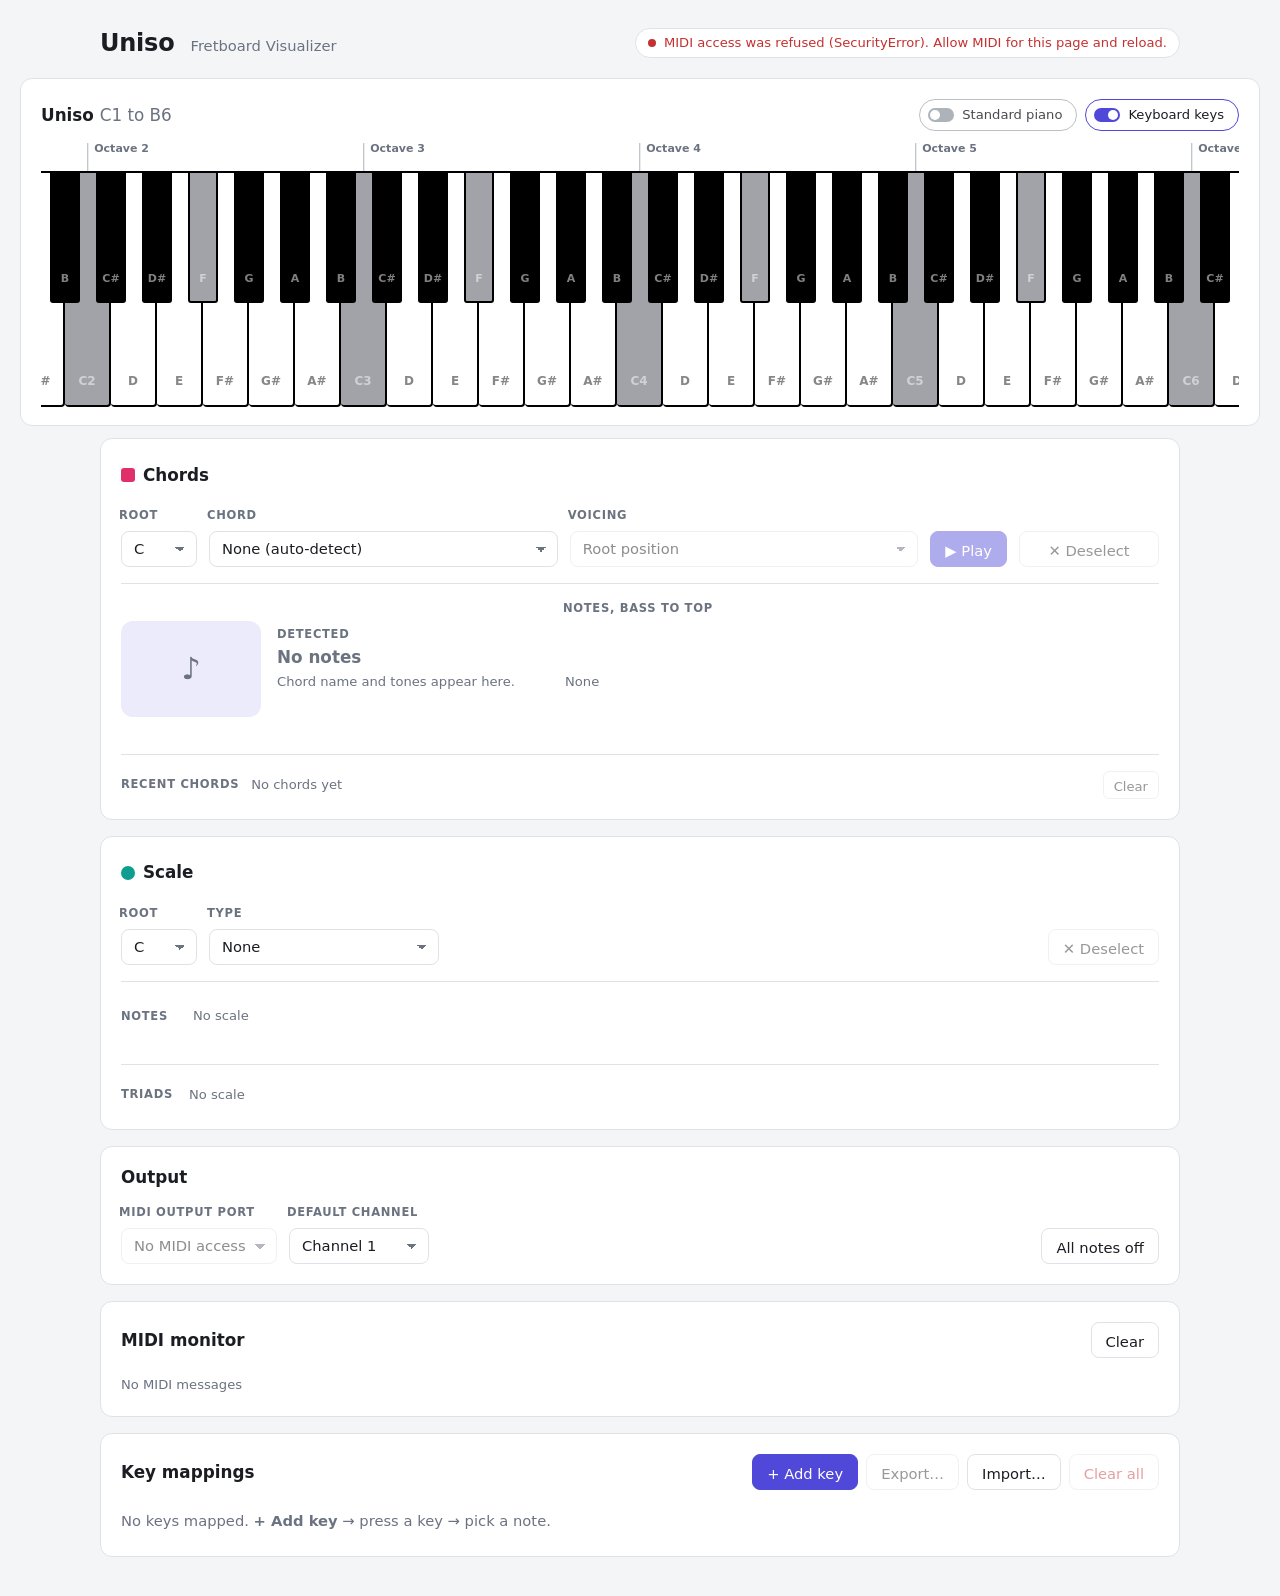
<file: index.html>
<!doctype html>
<html lang="en">
<head>
  <meta charset="utf-8">
  <meta name="viewport" content="width=device-width, initial-scale=1">
  <title>Uniso Fretboard Visualizer | Isomorphic MIDI Keyboard</title>
  <meta name="description" content="Free fretboard visualizer and virtual MIDI keyboard. Map your computer keys to an isomorphic layout, explore scales and chords, and play any DAW via Web MIDI.">
  <meta name="keywords" content="fretboard visualizer, isomorphic keyboard, virtual MIDI keyboard, computer keyboard to MIDI, Web MIDI, scales, chords, whole tone layout, Janko keyboard">
  <meta name="author" content="gruvw">
  <meta name="robots" content="index, follow">
  <link rel="canonical" href="https://gruvw.github.io/uniso/">

  <!-- Social previews -->
  <meta property="og:type" content="website">
  <meta property="og:site_name" content="Uniso">
  <meta property="og:title" content="Uniso Fretboard Visualizer">
  <meta property="og:description" content="Map your computer keyboard to an isomorphic layout, explore scales and chords, and play any DAW or synth through Web MIDI.">
  <meta property="og:url" content="https://gruvw.github.io/uniso/">
  <meta name="twitter:card" content="summary">
  <meta name="twitter:title" content="Uniso Fretboard Visualizer">
  <meta name="twitter:description" content="Map your computer keyboard to an isomorphic layout, explore scales and chords, and play any DAW or synth through Web MIDI.">

  <meta name="color-scheme" content="light dark">
  <meta name="theme-color" content="#f4f5f7" media="(prefers-color-scheme: light)">
  <meta name="theme-color" content="#121317" media="(prefers-color-scheme: dark)">
  <link rel="icon" type="image/svg+xml" href="data:image/svg+xml,%3Csvg xmlns='http://www.w3.org/2000/svg' viewBox='0 0 64 64'%3E%3Crect width='64' height='64' rx='16' fill='%231b1d23'/%3E%3Ccircle cx='32' cy='22' r='8.5' fill='%23fff'/%3E%3Ccircle cx='21' cy='42' r='8.5' fill='%23fff'/%3E%3Ccircle cx='43' cy='42' r='8.5' fill='%23fff'/%3E%3C/svg%3E">

  <script type="application/ld+json">
  {
    "@context": "https://schema.org",
    "@type": "WebApplication",
    "name": "Uniso Fretboard Visualizer",
    "url": "https://gruvw.github.io/uniso/",
    "description": "Free fretboard visualizer and virtual MIDI keyboard. Map your computer keys to an isomorphic layout, explore scales and chords, and play any DAW via Web MIDI.",
    "applicationCategory": "MultimediaApplication",
    "operatingSystem": "Any (Chrome, Edge or Opera with Web MIDI)",
    "browserRequirements": "Requires Web MIDI support",
    "isAccessibleForFree": true,
    "offers": { "@type": "Offer", "price": "0", "priceCurrency": "USD" },
    "author": { "@type": "Person", "name": "gruvw", "url": "https://github.com/gruvw" },
    "sameAs": ["https://github.com/gruvw/uniso"]
  }
  </script>

  <link rel="stylesheet" href="styles.css">
</head>
<body>
  <header class="top">
    <h1>Uniso <span class="h1-sub">Fretboard Visualizer</span></h1>
    <p id="midiStatus" class="status">Requesting MIDI access…</p>
  </header>

  <noscript>
    <p class="noscript">Uniso needs JavaScript to run. Enable it and reload the page.</p>
  </noscript>

  <section class="panel piano-panel" aria-label="Piano visualizer">
    <div class="panel-head">
      <h2>Uniso <span class="muted">C1 to B6</span></h2>
      <div class="toggles">
        <button type="button" id="stdToggle" class="pill-toggle" aria-pressed="false"
                title="Show a regular piano layout above the Uniso one">
          <span class="pill-dot" aria-hidden="true"></span>Standard piano
        </button>
        <button type="button" id="bindsToggle" class="pill-toggle" aria-pressed="true"
                title="Show or hide the computer keys on the piano">
          <span class="pill-dot" aria-hidden="true"></span>Keyboard keys
        </button>
      </div>
    </div>
    <div id="pianoScroll" class="piano-scroll">
      <div id="stdPiano" class="piano std-piano" hidden aria-label="Standard piano"></div>
      <div id="chordLane" class="chord-lane">
        <div id="laneRuler" class="lane-ruler" aria-hidden="true"></div>
        <div id="laneBadges" class="lane-badges"></div>
      </div>
      <div id="piano" class="piano"></div>
    </div>
  </section>

  <main>
    <section class="panel np-panel" aria-label="Chords">
      <div class="panel-head">
        <h2 class="theory-title"><i class="swatch swatch-chord" aria-hidden="true"></i>Chords</h2>
        <span id="npState" class="np-state" hidden></span>
      </div>

      <div class="chord-bar">
        <label class="field root">
          <span>Root</span>
          <select id="chordRoot"></select>
        </label>
        <label class="field grow">
          <span>Chord</span>
          <select id="chordType"></select>
        </label>
        <label class="field grow">
          <span>Voicing</span>
          <select id="chordInv"></select>
        </label>
        <button type="button" id="chordPlay" class="btn primary">▶ Play</button>
        <button type="button" id="chordAction" class="btn chord-action" disabled>✕ Deselect</button>
      </div>

      <div id="npBody" class="np-body" aria-live="polite">
        <div class="np-head">
          <div id="npSymbol" class="np-symbol">♪</div>
          <div class="np-desc">
            <div id="npMode" class="label np-mode"></div>
            <div id="npName" class="np-title"></div>
            <div id="npMeta" class="np-meta"></div>
            <div id="npAlt" class="np-alt"></div>
          </div>
        </div>
        <div class="np-tones">
          <span id="npTonesLabel" class="label">Notes, bass to top</span>
          <ol id="npTones" class="np-notes"></ol>
        </div>
      </div>

      <div class="np-history">
        <span class="label">Recent chords</span>
        <ol id="npHistory" class="np-history-list"></ol>
        <button type="button" id="npHistoryClear" class="btn small">Clear</button>
      </div>
    </section>

    <section class="panel scale-panel" aria-label="Scale">
      <div class="panel-head">
        <h2 class="theory-title"><i class="swatch swatch-scale" aria-hidden="true"></i>Scale</h2>
      </div>
      <div class="scale-bar">
        <label class="field root">
          <span>Root</span>
          <select id="scaleRoot"></select>
        </label>
        <label class="field scale-type">
          <span>Type</span>
          <select id="scaleType"></select>
        </label>
        <button type="button" id="scaleClear" class="btn push-right" title="Deselect scale">✕ Deselect</button>
      </div>
      <div class="scale-line notes-line">
        <span class="label">Notes</span>
        <ol id="scaleNotes" class="scale-chain" aria-label="Scale notes and steps"></ol>
      </div>
      <div class="scale-line">
        <span class="label">Triads</span>
        <div id="scaleTriads" class="triad-list"></div>
      </div>
    </section>

    <section class="panel">
      <h2>Output</h2>
      <div class="controls">
        <label class="field">
          <span>MIDI output port</span>
          <select id="outputSelect" disabled>
            <option>Waiting for MIDI…</option>
          </select>
        </label>
        <label class="field">
          <span>Default channel</span>
          <select id="channelSelect"></select>
        </label>
        <button type="button" id="panicBtn" class="btn push-right">All notes off</button>
      </div>
    </section>

    <section class="panel">
      <div class="panel-head">
        <h2>MIDI monitor</h2>
        <button type="button" id="clearLogBtn" class="btn">Clear</button>
      </div>
      <ol id="log" class="log"></ol>
    </section>

    <section class="panel">
      <div class="panel-head">
        <h2>Key mappings <span id="mapCount" class="muted"></span></h2>
        <div class="toolbar">
          <button type="button" id="addBtn" class="btn primary">+ Add key</button>
          <button type="button" id="exportBtn" class="btn">Export…</button>
          <button type="button" id="importBtn" class="btn">Import…</button>
          <button type="button" id="clearBtn" class="btn danger">Clear all</button>
          <input type="file" id="importInput" accept=".json,application/json" hidden>
        </div>
      </div>

      <p id="captureBanner" class="capture" hidden>
        Press a key to map… <kbd>Esc</kbd> cancels.
      </p>

      <div class="table-scroll">
        <table id="mapTable" class="map-table">
          <thead>
            <tr>
              <th>Key</th>
              <th>Note</th>
              <th>Channel</th>
              <th>Velocity</th>
              <th class="right">Actions</th>
            </tr>
          </thead>
          <tbody id="mapBody"></tbody>
        </table>
      </div>
      <p id="emptyMsg" class="empty">
        No keys mapped. <strong>+ Add key</strong> → press a key → pick a note.
      </p>
    </section>
  </main>

  <dialog id="noteDialog" class="dialog">
    <form method="dialog" id="noteForm">
      <h3 id="dlgTitle">New mapping</h3>
      <p class="dlg-key">
        Key <kbd id="dlgKey"></kbd> <span id="dlgCode" class="muted mono"></span>
      </p>

      <label class="field">
        <span>Action</span>
        <select id="dlgAction">
          <option value="note">Play a note</option>
          <option value="sustain">Sustain pedal (CC 64)</option>
        </select>
      </label>

      <label class="field" id="dlgNoteField">
        <span>Note</span>
        <select id="dlgNote"></select>
      </label>

      <div class="dlg-row">
        <label class="field">
          <span>Channel</span>
          <select id="dlgChannel"></select>
        </label>
        <label class="field grow" id="dlgVelField">
          <span>Velocity <output id="dlgVelOut">100</output></span>
          <input type="range" id="dlgVelocity" min="1" max="127" value="100">
        </label>
      </div>

      <div class="dlg-actions">
        <button type="button" id="dlgPreview" class="btn">▶ Preview</button>
        <span class="spacer"></span>
        <button value="cancel" class="btn">Cancel</button>
        <button value="save" class="btn primary">Save mapping</button>
      </div>
    </form>
  </dialog>

  <script src="script.js"></script>
</body>
</html>
</file>
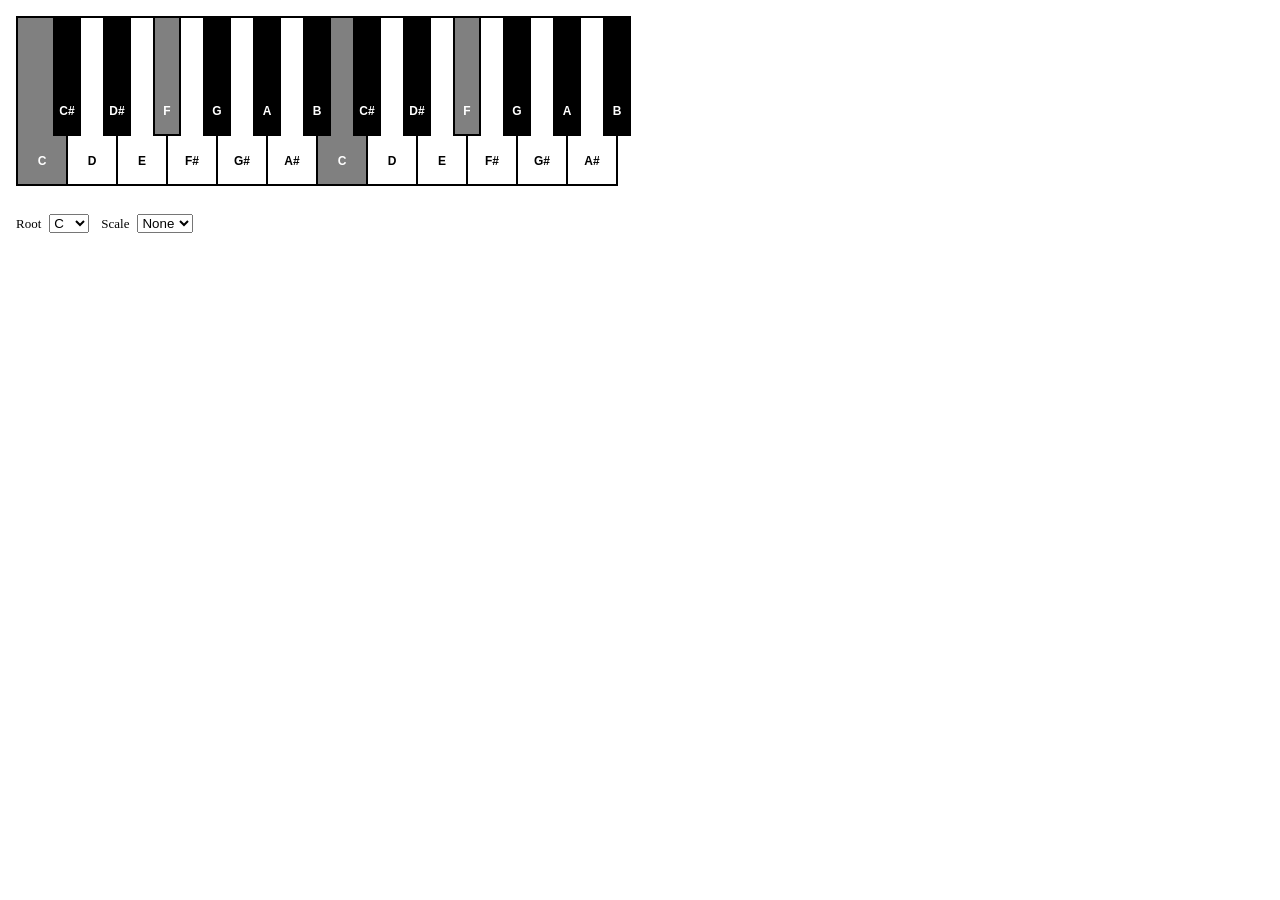
<file: old/index.html>
<!DOCTYPE html>
<html lang="en">

<head>
  <meta charset="UTF-8">
  <meta name="viewport" content="width=device-width, initial-scale=1">

  <title>Uniso Scales</title>

  <style>
    :root {
      --bottom-color: white;
      --top-color: black;
      --highlight-color: grey;
      --scale-color: #0ea5e9;
      --scale-root-color: #f59e0b;
    }

    * {
      margin: 0;
      padding: 0;
    }

    .uniso-container {
      display: flex;
      margin: 16px;
    }

    .note {
      display: flex;
      flex-direction: column;
      justify-content: flex-end;
      align-items: center;

      padding-bottom: 16px;

      font-family: "Arial";
      font-weight: bold;
      font-size: 12px;

      border: 2px solid black;
      background-color: var(--bg-color);

      position: relative;
      overflow: hidden;
    }

    .note::after {
      content: "";
      position: absolute;
      bottom: 0;
      left: 0;
      width: 100%;
      height: 8px;
      background-color: transparent;
      transition: background-color 0.2s ease;
    }

    .note.scale::after {
      background-color: var(--scale-color);
    }

    .note.scale-root::after {
      background-color: var(--scale-root-color);
    }

    .note.bottom {
      width: 48px;
      height: 150px;
      background-color: var(--bottom-color);
    }

    .note.top {
      width: 24px;
      height: 100px;
      background-color: var(--top-color);
      color: white;

      margin-left: -14px;
      margin-right: -16px;
      transform: translateX(-1px);

      z-index: 1;
    }

    .note.highlight {
      background-color: var(--highlight-color);
      color: white;
    }

    .controls {
      display: flex;
      gap: 12px;
      align-items: center;
      padding: 12px 16px;
      flex-wrap: wrap;
    }
    .controls label {
      font-size: 13px;
      margin-right: 4px;
    }
  </style>
</head>

<body>
  <div class="uniso-container" id="keyboard"></div>

  <div class="controls">
    <div>
      <label for="root-select">Root</label>
      <select id="root-select"></select>
    </div>
    <div>
      <label for="scale-select">Scale</label>
      <select id="scale-select">
        <option value="none">None</option>
        <option value="major">Major</option>
        <option value="minor">Minor</option>
      </select>
    </div>
  </div>

  <script>
    const NAMES = ["C","C#","D","D#","E","F","F#","G","G#","A","A#","B"];
    <!-- const NAMES = ["C","C'","D","D'","E","E'","F","F'","A","A'","B","B'"]; -->
    const OCTAVES = 2;

    const SCALE_INTERVALS = {
      major: [0,2,4,5,7,9,11],
      minor: [0,2,3,5,7,8,10],
      none: []
    };

    const container = document.getElementById("keyboard");
    const rootSelect = document.getElementById("root-select");

    function buildKeyboard() {
      rootSelect.innerHTML = "";
      NAMES.forEach(noteName => {
        const option = document.createElement("option");
        option.value = noteName;
        option.textContent = noteName;
        rootSelect.appendChild(option);
      });

      container.innerHTML = "";
      for (let o = 0; o < OCTAVES; o++) {
        for (let i = 0; i < NAMES.length / 2; i++) {
          const bottom = document.createElement("span");
          bottom.className = "note bottom" + (i == 0 ? " highlight" : "");
          bottom.textContent = NAMES[2*i];
          bottom.dataset.note = NAMES[2*i];

          const top = document.createElement("span");
          top.className = "note top" + (i == 2 ? " highlight" : "");
          top.textContent = NAMES[2*i+1];
          top.dataset.note = NAMES[2*i+1];

          container.appendChild(bottom);
          container.appendChild(top);
        }
      }
    }

    function applyClasses() {
      const root = document.getElementById("root-select").value;
      const scaleType = document.getElementById("scale-select").value;
      const rootIdx = NAMES.indexOf(root);
      const intervals = SCALE_INTERVALS[scaleType];
      const scaleSet = new Set(intervals.map(i => (rootIdx + i) % 12));

      const notes = container.querySelectorAll(".note");
      notes.forEach((n, i) => {
        const noteIndex = i % NAMES.length;
        const noteNameIndex = NAMES.indexOf(n.dataset.note);

        n.classList.remove("scale", "scale-root");

        if (scaleType !== "none") {
          if (noteNameIndex === rootIdx) {
            n.classList.add("scale-root");
          } else if (scaleSet.has(noteNameIndex)) {
            n.classList.add("scale");
          }
        }
      });
    }

    buildKeyboard();
    applyClasses();

    document.getElementById("root-select").addEventListener("change", applyClasses);
    document.getElementById("scale-select").addEventListener("change", applyClasses);
  </script>
</body>

</html>
</file>
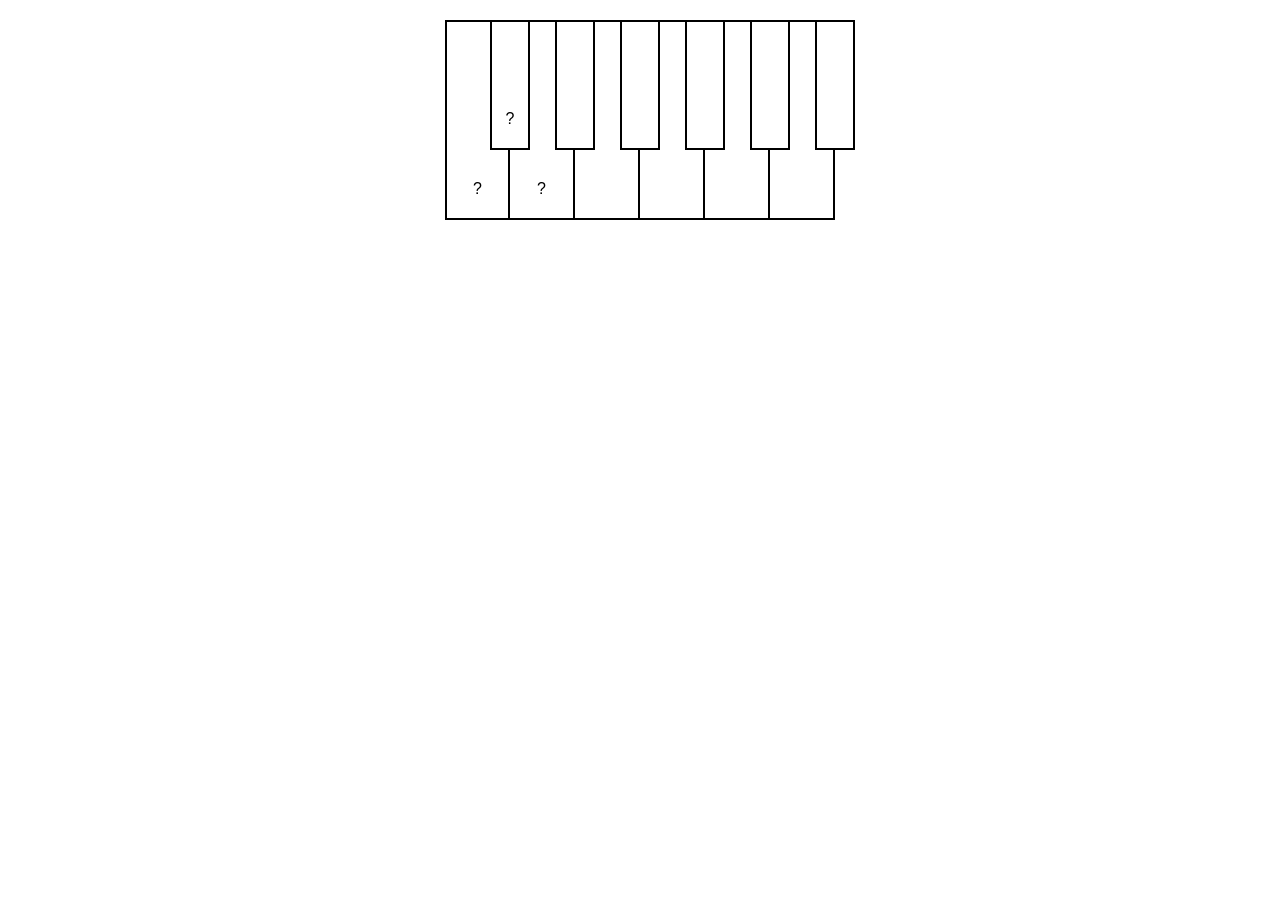
<file: index_old.html>
<!DOCTYPE html>
<html lang="en">

<!-- TODO scales notes (minor, major) -->
<!-- TODO chords (minor, major) -->

<head>
  <meta charset="UTF-8">
  <meta name="viewport" content="width=device-width, initial-scale=1">
  <title>Uniso</title>
  <style>
    *,
    *::before,
    *::after {
      box-sizing: border-box;
      font-family: sans-serif;
    }

    * {
      margin: 0;
      padding: 0;
    }

    body {
      display: flex;
      flex-direction: column;
    }

    .uniso-container {
      display: flex;
      justify-content: center;
      margin: 20px;

      position: relative;
    }

    .uniso {
      --top-width: 40px;

      display: flex;
      width: fit-content;
    }

    .key {
      display: inline-flex;
      flex-direction: column;
      justify-content: flex-end;
      align-items: center;

      padding-bottom: 20px;

      border: 2px solid black;
      background-color: white;
    }

    .btm {
      width: 65px;
      height: 200px;
      border-left: none;
    }

    .btm:first-child {
      border-left: 2px solid black;
    }

    .top {
      width: var(--top-width);
      height: 130px;
      margin: 0 calc(-1*var(--top-width)/2);
      z-index: 2;
    }

    #top-1,
    #btm-1,
    #btm-2 {
      cursor: pointer;
    }

    .dropdown-container {
      display: none;

      position: absolute;
      top: 50%;
      left: 50%;
      transform: translate(-50%, -50%);
      z-index: 5;
    }

    .note-dropdown {
      display: grid;
      grid-template-columns: repeat(4, 1fr);
      grid-template-rows: repeat(3, 1fr);
      gap: 5px;

      padding: 10px;
      border: 2px solid black;

      background-color: white;

      list-style: none;
    }

    .note-dropdown li {
      display: inline-block;
      text-align: center;

      width: 30px;
      padding: 5px;

      border: 1px solid black;

      cursor: pointer;
    }

    .note-dropdown li:hover {
      background-color: #eee;
    }

    .note-dropdown li.disabled {
      background-color: grey;
      cursor: not-allowed;
    }
  </style>
</head>

<body>
  <div class="uniso-container">
    <div class="dropdown-container" id="note-select">
      <ul class="note-dropdown">
      </ul>
    </div>

    <div class="uniso">
      <span class="key btm" id="btm-1">?</span>
      <span class="key top" id="top-1">?</span>
      <span class="key btm" id="btm-2">?</span>
      <span class="key top"></span>
      <span class="key btm"></span>
      <span class="key top"></span>
      <span class="key btm"></span>
      <span class="key top"></span>
      <span class="key btm"></span>
      <span class="key top"></span>
      <span class="key btm"></span>
      <span class="key top"></span>
    </div>
  </div>

  <script>
    const NOTES = ["C", "C#", "D", "D#", "E", "F", "F#", "G", "G#", "A", "A#", "B"];

    const keys = [
      document.getElementById("btm-1"),
      document.getElementById("btm-2"),
      document.getElementById("top-1"),
    ];
    const noteSelect = document.getElementById("note-select");

    // state
    let currentSelectIndex = 0;
    let notesIndex = [-1, -1, -1];

    function isValidNotes(btm1, btm2, top1) {
      const btm = [];

      const step = (btm2 - btm1 + NOTES.length) % NOTES.length;

      for (let i = 0; i < NOTES.length / 2; i++) {
        const btmNoteIdx = (btm1 + i * step) % NOTES.length;
        btm.push(NOTES[btmNoteIdx]);
      }

      if (new Set(myArray).size === 12) {

      }

      const top = NOTES.filter(note => !btm.includes(note));
      console.log(top);

      if (!top.includes(NOTES[top1])) {
        return false;
      }

      return true;
    }

    function updateDisabled(disabled) {
      const selects = noteSelect.querySelectorAll("li");

      selects.forEach((select, i) => {
        if (disabled.includes(i)) {
          select.classList.add("disabled");
        } else {
          select.classList.remove("disabled");
        }
      });
    }

    function showNoteSelect(index) {
      currentSelectIndex = index;

      if (currentSelectIndex === 0) {
        updateDisabled([notesIndex[1]]);
      } else if (currentSelectIndex === 1) {
        updateDisabled([notesIndex[0]]);
      } else {
        if (notesIndex[0] != -1 && notesIndex[1] != -1) {
          const disabledIndices = [];

          NOTES.forEach((_, i) => {
            if (!isValidNotes(notesIndex[0], notesIndex[1], i)) {
              disabledIndices.push(i);
            }
          });

          updateDisabled(disabledIndices);
        } else {
          updateDisabled([]);
        }
      }

      noteSelect.style.display = "block";
    }

    function hideNoteSelect() {
      noteSelect.style.display = "none";
    }

    function update() {
      keys.forEach((key, i) => {
        const noteIndex = notesIndex[i];
        if (noteIndex != -1) {
          key.textContent = NOTES[noteIndex];
        }
      });

      if (notesIndex.includes(-1) || !isValidNotes(...notesIndex)) {
        return;
      }
    }

    NOTES.forEach((note, i) => {
      const li = document.createElement("li");
      li.textContent = note;

      li.addEventListener("click", () => {
        if (li.classList.contains("disabled")) {
          return;
        }

        notesIndex[currentSelectIndex] = i;
        update();
        hideNoteSelect();
      });

      noteSelect.querySelector("ul").appendChild(li);
    });

    keys.forEach((key, i) => {
      key.addEventListener("click", (e) => {
        e.stopPropagation();
        showNoteSelect(i);
      });
    });

    document.addEventListener("click", (e) => {
      if (!noteSelect.contains(e.target)) {
        hideNoteSelect();
      }
    });

    document.addEventListener("keydown", (event) => {
      if (event.key === "Escape") {
        hideNoteSelect();
      }
    });
  </script>
</body>

</html>
</file>
<file: styles.css>
/* ==========================================================================
   Uniso design tokens
   Everything below is built from these values: one type scale, one spacing
   scale, three radii and one control height.
   ========================================================================== */
:root {
  color-scheme: light dark;

  /* Colour */
  --bg: #f4f5f7;
  --panel: #ffffff;
  --text: #1b1d22;
  --muted: #6b7280;
  --border: #dfe2e7;
  --accent: #5048d8;
  --accent-text: #ffffff;
  --accent-soft: #ecebfc;
  --danger: #c53030;
  --ok: #1f8a4c;
  --warn: #a8670f;
  --kbd-bg: #f0f1f4;

  /* Music colours: selection = pink, playing = amber, scale = teal */
  --chord: #e0306a;
  --chord-text: #ffffff;
  --play: #ffb21e;
  --play-text: #1b1300;
  --scale: #0f9d8f;
  --scale-text: #ffffff;

  /* Type scale */
  --font: system-ui, -apple-system, "Segoe UI", Roboto, sans-serif;
  --mono: ui-monospace, "SF Mono", Menlo, Consolas, monospace;
  --fs-xs: 0.72rem;   /* labels (uppercase) */
  --fs-sm: 0.82rem;   /* secondary text, chips, small buttons */
  --fs-md: 0.92rem;   /* body, controls, buttons */
  --fs-lg: 1.05rem;   /* section titles, emphasised values */
  --fs-xl: 1.5rem;    /* app title */
  --fs-display: 1.9rem; /* chord symbol */

  /* Spacing */
  --sp-1: 4px;
  --sp-2: 8px;
  --sp-3: 12px;
  --sp-4: 16px;
  --sp-5: 24px;

  /* Shape */
  --r-sm: 6px;
  --r-md: 8px;
  --r-lg: 12px;
  --r-pill: 999px;
  --control-h: 36px;
  --chip-h: 24px;

  /* Piano geometry and colours */
  --wk: 46px;              /* white key width */
  --bk: 30px;              /* black key width */
  --piano-h: 236px;
  --bk-h: 56%;
  --swk: calc(var(--wk) * 6 / 7);   /* standard piano white key: same octave width as Uniso */
  --sbk: calc(var(--swk) * 0.6);    /* standard piano black key */
  --std-h: calc(var(--piano-h) * 0.85);
  --pk-line: #000000;
  --pk-white: #ffffff;
  --pk-white-text: #111111;
  --pk-black: #000000;
  --pk-black-text: #ffffff;
  --pk-grey: #a2a3a9;
  --pk-grey-text: #ffffff;
}

@media (prefers-color-scheme: dark) {
  :root {
    --bg: #121317;
    --panel: #1b1d23;
    --text: #e6e7eb;
    --muted: #9097a3;
    --border: #2d3039;
    --accent: #8c86f7;
    --accent-text: #11101f;
    --accent-soft: #26244a;
    --danger: #f07272;
    --ok: #5ccf8d;
    --warn: #f0b75a;
    --kbd-bg: #262932;
    --chord: #ff4d86;
    --scale: #22b8a6;
    --scale-text: #03201c;
    --pk-white: #e4e5e9;
    --pk-black: #08080a;
    --pk-grey: #8f9198;
  }
}

/* ==========================================================================
   Base
   ========================================================================== */
* { box-sizing: border-box; }

body {
  margin: 0;
  background: var(--bg);
  color: var(--text);
  font: var(--fs-md)/1.5 var(--font);
}

h1, h2, h3 { margin: 0; line-height: 1.25; }
h1 { font-size: var(--fs-xl); letter-spacing: -0.01em; }
h2 { font-size: var(--fs-lg); }
h3 { font-size: var(--fs-lg); }

.muted { color: var(--muted); font-weight: 400; }
.mono { font-family: var(--mono); font-size: var(--fs-sm); }
.right { text-align: right; }

/* The one label style: field labels, row labels, table headers */
.label,
.field > span,
.map-table th {
  font-size: var(--fs-xs);
  font-weight: 700;
  letter-spacing: 0.06em;
  text-transform: uppercase;
  color: var(--muted);
}

kbd {
  display: inline-flex;
  align-items: center;
  justify-content: center;
  min-width: 2em;
  height: var(--chip-h);
  padding: 0 var(--sp-2);
  border-radius: var(--r-sm);
  border: 1px solid var(--border);
  border-bottom-width: 2px;
  background: var(--kbd-bg);
  color: var(--text);
  font-family: var(--mono);
  font-size: var(--fs-sm);
}

@keyframes pulse {
  0%, 100% { opacity: 1; }
  50% { opacity: 0.6; }
}

/* ==========================================================================
   Layout
   ========================================================================== */
.top {
  max-width: 1120px;
  margin: 0 auto;
  padding: 28px 20px var(--sp-2);
  display: flex;
  flex-wrap: wrap;
  gap: var(--sp-3) var(--sp-5);
  align-items: center;
  justify-content: space-between; /* title left, MIDI status right */
}

.noscript { max-width: 960px; margin: var(--sp-3) auto; padding: var(--sp-3) var(--sp-4); border: 1px solid var(--warn); border-radius: var(--r-md); color: var(--warn); }
.h1-sub { margin-left: var(--sp-2); font-size: var(--fs-md); font-weight: 500; color: var(--muted); letter-spacing: 0; }

main {
  max-width: 1120px;
  margin: 0 auto;
  padding: var(--sp-3) 20px 40px;
  display: grid;
  grid-template-columns: minmax(0, 1fr);
  gap: var(--sp-4);
}

.panel {
  background: var(--panel);
  border: 1px solid var(--border);
  border-radius: var(--r-lg);
  padding: 20px;
}
.panel > h2 { margin-bottom: var(--sp-4); }
.panel-head {
  display: flex;
  flex-wrap: wrap;
  align-items: center;
  justify-content: space-between;
  gap: var(--sp-3);
  min-height: 32px;
  margin-bottom: var(--sp-4);
}

.theory-title { display: flex; align-items: center; gap: var(--sp-2); }
.swatch { display: inline-block; flex: none; width: 14px; height: 14px; }
.swatch-scale { border-radius: 50%; background: var(--scale); }
.swatch-chord { border-radius: 3px; background: var(--chord); }

.controls, .toolbar { display: flex; flex-wrap: wrap; align-items: flex-end; gap: var(--sp-3); }
.toolbar { align-items: center; gap: var(--sp-2); }
.push-right { margin-left: auto; }

/* ==========================================================================
   Controls
   ========================================================================== */
.field { display: grid; gap: 7px; }
.field.grow { flex: 1; min-width: 0; }
.field > span { display: flex; gap: var(--sp-2); }
/* Optical alignment: labels sit slightly left of the rounded box they describe */
.field > span, .np-tones > .label { margin-left: -2px; }

select {
  height: var(--control-h);
  min-width: 140px;
  padding: 0 30px 0 var(--sp-3);
  border: 1px solid var(--border);
  border-radius: var(--r-md);
  -webkit-appearance: none;
  appearance: none;
  background-color: var(--panel);
  background-image:
    linear-gradient(45deg, transparent 50%, var(--muted) 50%),
    linear-gradient(135deg, var(--muted) 50%, transparent 50%);
  background-position: calc(100% - 16px) 52%, calc(100% - 11px) 52%;
  background-size: 5px 5px, 5px 5px;
  background-repeat: no-repeat;
  color: var(--text);
  font: inherit;
  cursor: pointer;
}
select:disabled { opacity: 0.5; cursor: default; }
input[type="range"] { width: 100%; height: var(--control-h); accent-color: var(--accent); }

/* Buttons: outlined by default; .primary filled; .danger red; .small compact */
.btn {
  /* Block box + cap-height trim + equal padding = text optically centred */
  display: inline-block;
  height: var(--control-h);
  padding: calc((var(--control-h) - 2px - 1cap) / 2) 14px;
  text-box: trim-both cap alphabetic;
  text-align: center;
  vertical-align: middle;
  border: 1px solid var(--border);
  border-radius: var(--r-md);
  background: transparent;
  color: var(--text);
  font: 500 var(--fs-md)/1 var(--font);
  white-space: nowrap;
  cursor: pointer;
  transition: border-color 100ms, background-color 100ms;
}
.btn:not(:disabled):hover { border-color: var(--accent); }
.btn:disabled { opacity: 0.45; cursor: default; }
.btn.primary { background: var(--accent); border-color: var(--accent); color: var(--accent-text); }
.btn.primary:not(:disabled):hover { filter: brightness(1.08); }
.btn.danger { color: var(--danger); }
.btn.danger:not(:disabled):hover { border-color: var(--danger); }
.btn.small { height: 28px; padding: calc((28px - 2px - 1cap) / 2) 10px; font-size: var(--fs-sm); border-radius: var(--r-sm); }
.btn.listening { animation: pulse 1.2s ease-in-out infinite; }

select:focus-visible, .btn:focus-visible, .pill-toggle:focus-visible, .np-hist:focus-visible {
  outline: 2px solid var(--accent);
  outline-offset: 2px;
}

/* Switch-style pill toggle */
.pill-toggle {
  display: inline-flex;
  align-items: center;
  gap: var(--sp-2);
  height: 32px;
  padding: 0 14px 0 var(--sp-2);
  border-radius: var(--r-pill);
  border: 1px solid color-mix(in srgb, var(--muted) 45%, transparent);
  background: transparent;
  color: color-mix(in srgb, var(--text) 80%, transparent);
  font: 500 var(--fs-sm)/1 var(--font);
  cursor: pointer;
}
.pill-toggle:hover { border-color: var(--accent); }
.pill-dot {
  position: relative;
  width: 26px;
  height: 14px;
  border-radius: var(--r-pill);
  background: color-mix(in srgb, var(--muted) 55%, transparent);
  transition: background-color 120ms;
}
.pill-dot::after {
  content: "";
  position: absolute;
  top: 2px;
  left: 2px;
  width: 10px;
  height: 10px;
  border-radius: 50%;
  background: var(--panel);
  transition: transform 120ms;
}
.pill-toggle[aria-pressed="true"] { color: var(--text); border-color: var(--accent); }
.pill-toggle[aria-pressed="true"] .pill-dot { background: var(--accent); }
.pill-toggle[aria-pressed="true"] .pill-dot::after { transform: translateX(12px); }

/* Status pill in the header */
.status {
  display: inline-flex;
  align-items: center;
  gap: var(--sp-2);
  margin: 0;
  min-height: 30px;
  padding: 4px var(--sp-3);
  border-radius: var(--r-pill);
  border: 1px solid var(--border);
  background: var(--panel);
  font-size: var(--fs-sm);
}
.status::before { content: ""; flex: none; width: 8px; height: 8px; border-radius: 50%; background: var(--muted); }
.status.ok::before { background: var(--ok); }
.status.warn::before { background: var(--warn); }
.status.error { color: var(--danger); }
.status.error::before { background: var(--danger); }

/* ==========================================================================
   Piano
   ========================================================================== */
.piano-panel {
  width: calc(100% - 40px);
  max-width: calc(var(--white-count, 36) * var(--wk) + var(--bk) / 2 + 42px);
  margin: var(--sp-3) auto 0;
  padding-bottom: var(--sp-3);
}
.piano-panel .panel-head { margin-bottom: var(--sp-3); }
.piano-scroll { overflow-x: auto; overflow-y: hidden; padding-bottom: 6px; }
.toggles { display: flex; flex-wrap: wrap; align-items: center; gap: var(--sp-2); }



/* Standard piano (optional, above the Uniso one, same scroll) */
.piano.std-piano {
  height: var(--std-h);
  margin-bottom: var(--sp-4);
  /* Same octave width on both pianos; shifting by (wk - swk) / 2 = wk / 14
     puts the middle of every C right above the middle of the Uniso C. */
  margin-left: calc(var(--wk) / 14);
  width: calc(var(--white-count, 36) * var(--wk) + var(--bk) / 2 - var(--wk) / 14);
}
.piano.std-piano[hidden] { display: none; }
.std-piano .pk-white { flex: 0 0 var(--swk); }
.std-piano .pk-black { width: var(--sbk); height: 60%; padding-bottom: 10px; }
.std-piano .pk { padding-bottom: 12px; }
.std-piano .pk-black .pk-name { font-size: 10px; padding: 0 3px; }
.std-piano .pk:not(.mapped) .pk-name { opacity: 1; } /* no keyboard keys here, so nothing is 'unmapped' */

/* Strip above the keys: octave labels on top, chord interval badges below.
   It is always there, so selecting a chord never changes the panel height. */
.chord-lane {
  position: relative;
  height: 28px;            /* = chord badge (22px) + its arrow (6px) */
  width: calc(var(--white-count, 36) * var(--wk) + var(--bk) / 2);
}
.lane-ruler, .lane-badges { position: absolute; inset: 0; }
.lane-oct {
  position: absolute;
  top: 0;
  bottom: 0;
  border-left: 1.5px solid color-mix(in srgb, var(--muted) 55%, transparent);
  padding-left: 6px;
  font-size: 11px;
  font-weight: 600;
  line-height: 12px;
  color: var(--muted);
  white-space: nowrap;
  transform: translateX(-0.75px);
}
.lane-degree {
  position: absolute;
  z-index: 1; /* may sit on top of an octave label, that's fine */
  bottom: 6px;
  transform: translateX(-50%);
  display: inline-flex;
  align-items: center;
  justify-content: center;
  height: 22px;
  min-width: 30px;
  padding: 0 7px;
  border-radius: var(--r-pill);
  background: var(--chord);
  color: var(--chord-text);
  font: 800 12px/1 var(--font);
  white-space: nowrap;
}
.lane-degree::after {
  content: "";
  position: absolute;
  left: 50%;
  bottom: -6px;
  transform: translateX(-50%);
  border: 6px solid transparent;
  border-bottom: 0;
  border-top-color: var(--chord);
}
.lane-degree.root { background: var(--panel); color: var(--chord); box-shadow: inset 0 0 0 2px var(--chord); }

.piano {
  position: relative;
  display: flex;
  height: var(--piano-h);
  width: calc(var(--white-count, 36) * var(--wk) + var(--bk) / 2);
  user-select: none;
  -webkit-user-select: none;
}

.pk {
  position: relative;
  display: flex;
  flex-direction: column;
  align-items: center;
  justify-content: flex-end;
  gap: 10px;
  padding: 0 2px 15px;
  border: 2px solid var(--pk-line);
  cursor: pointer;
  touch-action: manipulation;
  transition: background-color 50ms;
}
.pk-white {
  flex: 0 0 var(--wk);
  height: 100%;
  border-left-width: 0;
  border-radius: 0 0 4px 4px;
  background: var(--pk-white);
  color: var(--pk-white-text);
}
.pk-white:first-child { border-left-width: 2px; }
.pk-black {
  position: absolute;
  top: 0;
  z-index: 2;
  width: var(--bk);
  height: var(--bk-h);
  padding-bottom: 14px;
  border-radius: 0 0 3px 3px;
  background: var(--pk-black);
  color: var(--pk-black-text);
}
.pk.grey { background: var(--pk-grey); color: var(--pk-grey-text); }
.pk.in-chord:not(.active) { background: var(--chord); color: var(--chord-text); }
.pk.active { background: var(--play); color: var(--play-text); }
.pk-white.active { box-shadow: inset 0 -6px 0 rgba(0, 0, 0, 0.18); }
.pk-black.active { box-shadow: inset 0 -5px 0 rgba(0, 0, 0, 0.3); }

.pk-name {
  display: inline-flex;
  align-items: center;
  justify-content: center;
  height: 19px;
  min-width: 19px;
  padding: 0 5px;
  border-radius: var(--r-pill);
  font: 700 12px/1 var(--font);
  white-space: nowrap;
}
.pk-black .pk-name { height: 18px; min-width: 18px; padding: 0 4px; font-size: 11px; }
.pk:not(.mapped) .pk-name { opacity: 0.5; }
.pk.active .pk-name, .pk.in-chord .pk-name { opacity: 1; }

/* Scale: in-scale note names become teal pills, the root gets a ring,
   everything else fades. Key colours (grey C / F) are untouched. */
.piano.scale-on .pk:not(.in-scale) .pk-name { opacity: 0.6; }
.piano.scale-on .pk.in-chord .pk-name, .piano.scale-on .pk.active .pk-name { opacity: 1; }
.pk.in-scale .pk-name { opacity: 1; background: var(--scale); color: var(--scale-text); }
.pk.scale-root .pk-name { outline: 2px solid var(--scale); outline-offset: 2px; }

.pk-binds { display: flex; flex-direction: column; align-items: center; gap: 3px; max-width: 100%; }
.piano.hide-binds .pk-binds { display: none; }
.pk-bind {
  /* Block box + cap-height trim + equal padding = text centred (as for .btn) */
  display: inline-block;
  height: 18px;
  max-width: 100%;
  padding: calc((18px - 1cap) / 2) 5px;
  text-box: trim-both cap alphabetic;
  text-align: center;
  border-radius: 4px;
  background: var(--accent);
  color: var(--accent-text);
  font: 700 11px/1 var(--mono);
  white-space: nowrap;
  overflow: hidden;
  text-overflow: ellipsis;
}
.pk-black .pk-bind { padding-left: 3px; padding-right: 3px; font-size: 10px; }
.pk.active .pk-bind { background: var(--play-text); color: var(--play); }
.pk-more { font-size: 10px; font-weight: 700; opacity: 0.8; }

/* ==========================================================================
   Chords panel
   ========================================================================== */
.chord-bar {
  display: flex;
  flex-wrap: wrap;
  align-items: flex-end;
  gap: var(--sp-3);
  padding-bottom: var(--sp-4);
  margin-bottom: var(--sp-4);
  border-bottom: 1px solid var(--border);
}
.chord-bar .field.grow { flex: 1 1 170px; }
.chord-bar .field.grow select { width: 100%; min-width: 0; }
.chord-bar .field.root select { min-width: 76px; }
.chord-action { width: 140px; overflow: hidden; text-overflow: ellipsis; }

/* Play-along status (only while a chord is selected) */
.np-state {
  display: inline-flex;
  align-items: center;
  gap: 6px;
  height: 28px;
  padding: 0 var(--sp-3);
  border-radius: var(--r-pill);
  border: 1px solid var(--border);
  font-size: var(--fs-sm);
  font-weight: 600;
  color: var(--muted);
  white-space: nowrap;
}
.np-state[hidden] { display: none; }
.np-state::before { content: ""; width: 7px; height: 7px; border-radius: 50%; background: var(--chord); }
.np-state.sel-partial { color: var(--warn); border-color: var(--warn); }
.np-state.sel-partial::before { background: var(--warn); }
.np-state.sel-match { color: var(--ok); border-color: var(--ok); }
.np-state.sel-match::before { background: var(--ok); }
.np-state.sel-extra { color: var(--danger); border-color: var(--danger); }
.np-state.sel-extra::before { background: var(--danger); }

/* Two columns: what the chord is | its notes. Every slot has a fixed size,
   so nothing moves while playing. */
.np-body {
  display: grid;
  grid-template-columns: minmax(0, 420px) minmax(0, 1fr);
  align-items: center;
  gap: var(--sp-4) var(--sp-5);
  transition: opacity 150ms;
}

.np-head { display: flex; align-items: center; gap: var(--sp-4); min-width: 0; }
.np-symbol.pickable { cursor: pointer; transition: box-shadow 100ms; }
.np-symbol.pickable:hover { box-shadow: 0 0 0 3px var(--panel), 0 0 0 5px var(--play); }
.np-symbol {
  flex: none;
  width: 140px;
  height: 96px;
  display: grid;
  place-items: center;
  padding: 0 var(--sp-2);
  border-radius: var(--r-lg);
  background: var(--accent-soft);
  color: var(--text);
  font: 800 var(--fs-display)/1 var(--font);
  white-space: nowrap;
  overflow: hidden;
}
.np-symbol.chord { background: var(--play); color: var(--play-text); }                 /* playing = amber */
.mode-selected .np-symbol.chord { background: var(--chord); color: var(--chord-text); } /* selected = pink */
.np-body.empty .np-symbol { color: var(--muted); }

.np-desc { display: grid; gap: 2px; min-width: 0; }
.np-desc > div { min-height: 1.4em; white-space: nowrap; overflow: hidden; text-overflow: ellipsis; }
.mode-selected .np-mode { color: var(--chord); }
.np-title { font-size: var(--fs-lg); font-weight: 700; }
.np-meta { font-size: var(--fs-sm); }
.np-alt { font-size: var(--fs-sm); color: var(--muted); }

.np-tones { display: grid; gap: var(--sp-2); min-width: 0; }
.np-notes {
  list-style: none;
  margin: 0;
  padding: 0;
  display: flex;
  align-items: flex-start;
  gap: var(--sp-2);
  height: 112px;           /* 100px cards + room for a thin scrollbar */
  overflow-x: auto;
  overflow-y: hidden;
}
.np-placeholder { align-self: center; color: var(--muted); font-size: var(--fs-sm); }

/* Note card: name + interval badge, role, keys that play it */
.np-note {
  flex: 1 1 0;
  min-width: 92px;
  max-width: 120px;
  display: grid;
  grid-template-columns: 1fr auto;
  grid-template-rows: auto auto 1fr;
  row-gap: 2px;
  height: 100px;
  padding: 10px;
  border-radius: var(--r-lg);
  border: 1px solid var(--border);
  transition: background-color 80ms, border-color 80ms;
}
.np-note-name { font-size: var(--fs-lg); font-weight: 800; line-height: 22px; }
.np-deg {
  display: inline-flex;
  align-items: center;
  justify-content: center;
  height: 22px;
  min-width: 22px;
  padding: 0 6px;
  border-radius: var(--r-pill);
  background: var(--chord);
  color: var(--chord-text);
  font: 800 12px/1 var(--font);
}
.np-deg:empty { visibility: hidden; }
.np-role {
  grid-column: 1 / -1;
  font-size: var(--fs-sm);
  color: var(--muted);
  white-space: nowrap;
  overflow: hidden;
  text-overflow: ellipsis;
}
.np-note-keys { grid-column: 1 / -1; align-self: end; display: flex; gap: var(--sp-1); }
.np-note.root { border-color: var(--chord); box-shadow: inset 0 0 0 1px var(--chord); }
.np-note.root .np-deg { background: var(--panel); color: var(--chord); box-shadow: inset 0 0 0 2px var(--chord); }
/* While detecting, interval badges are neutral (pink means "selected") */
.mode-detect .np-deg { background: var(--text); color: var(--panel); }
.mode-detect .np-note.root { border-color: var(--text); box-shadow: inset 0 0 0 1px var(--text); }
.mode-detect .np-note.root .np-deg { background: var(--panel); color: var(--text); box-shadow: inset 0 0 0 2px var(--text); }
.np-note.on { background: var(--play); border-color: var(--play); color: var(--play-text); }
.np-note.on .np-role { color: var(--play-text); }

/* Chips (computer keys) */
.np-chip {
  display: inline-flex;
  align-items: center;
  justify-content: center;
  height: var(--chip-h);
  min-width: var(--chip-h);
  padding: 0 6px;
  border-radius: var(--r-sm);
  font: 700 var(--fs-sm)/1 var(--mono);
  white-space: nowrap;
}
.np-chip.key { background: var(--accent); color: var(--accent-text); }
.np-chip.key.on { background: var(--play-text); color: var(--play); }
.np-note:not(.on) .np-chip.key.on { background: var(--play); color: var(--play-text); }
.np-chip.missing { border: 1px dashed var(--border); color: var(--muted); font: 500 var(--fs-xs)/1 var(--font); }

/* Recent chords */
.np-history {
  display: flex;
  align-items: center;
  gap: var(--sp-3);
  margin-top: var(--sp-4);
  padding-top: var(--sp-4);
  border-top: 1px solid var(--border);
}
.np-history-list {
  list-style: none;
  margin: 0;
  padding: 0;
  display: flex;
  gap: 6px;
  flex: 1;
  min-width: 0;
  overflow-x: auto;
  overflow-y: hidden;
}

/* Thin, rounded scrollbars for the sideways-scrolling rows */
.np-notes, .np-history-list, .piano-scroll, .table-scroll { scrollbar-width: thin; scrollbar-color: color-mix(in srgb, var(--muted) 60%, transparent) transparent; }
.np-notes::-webkit-scrollbar, .np-history-list::-webkit-scrollbar,
.piano-scroll::-webkit-scrollbar, .table-scroll::-webkit-scrollbar { height: 8px; width: 8px; }
.np-notes::-webkit-scrollbar-thumb, .np-history-list::-webkit-scrollbar-thumb,
.piano-scroll::-webkit-scrollbar-thumb, .table-scroll::-webkit-scrollbar-thumb { background: color-mix(in srgb, var(--muted) 60%, transparent); border-radius: 999px; }
.np-notes::-webkit-scrollbar-thumb:hover, .np-history-list::-webkit-scrollbar-thumb:hover,
.piano-scroll::-webkit-scrollbar-thumb:hover, .table-scroll::-webkit-scrollbar-thumb:hover { background: var(--muted); }
.np-notes::-webkit-scrollbar-track, .np-history-list::-webkit-scrollbar-track,
.piano-scroll::-webkit-scrollbar-track, .table-scroll::-webkit-scrollbar-track { background: transparent; }
.np-history-list.empty::before { content: "No chords yet"; color: var(--muted); font-size: var(--fs-sm); white-space: nowrap; }
.np-hist {
  display: inline-flex;
  align-items: center;
  height: 28px;
  padding: 0 var(--sp-3);
  border-radius: var(--r-pill);
  border: 0;
  background: var(--accent-soft);
  color: var(--text);
  font: 700 var(--fs-sm)/1 var(--font);
  white-space: nowrap;
  cursor: pointer;
}
.np-hist:hover { box-shadow: inset 0 0 0 1px var(--accent); }
.np-hist.shown { box-shadow: inset 0 0 0 2px var(--play); }       /* chord shown in the panel */
.np-hist.selected { background: var(--chord); color: var(--chord-text); } /* selected chord */

/* ==========================================================================
   Scale panel
   ========================================================================== */
.scale-bar { display: flex; flex-wrap: wrap; align-items: flex-end; gap: var(--sp-3); }
.scale-bar .field.root select { min-width: 76px; }
.scale-bar .scale-type select { width: 230px; min-width: 0; }
/* Notes and triads rows: label on the left, content on the right */
.scale-line {
  display: flex;
  align-items: center;
  gap: var(--sp-3);
  margin-top: var(--sp-4);
  padding-top: var(--sp-4);
  border-top: 1px solid var(--border);
}
.scale-line > .label { flex: none; width: 56px; }
/* Notes row: pills on top, step letters on a second line underneath */
.scale-line.notes-line { align-items: flex-start; }
.scale-line.notes-line > .label { line-height: 28px; margin-top: 4px; }

/* Notes on the top line, evenly spaced; each step sits under the gap it describes */
.scale-chain {
  list-style: none;
  margin: 0;
  padding: 4px 4px 0;      /* room for the root's ring */
  display: grid;
  grid-auto-flow: column;
  grid-template-rows: 28px 18px;
  justify-content: start;
  align-items: center;
  min-width: 0;
  overflow-x: auto;
  overflow-y: hidden;
}
.scale-note {
  grid-row: 1;
  display: inline-flex;
  align-items: center;
  justify-content: center;
  height: 28px;
  min-width: 28px;
  padding: 0 7px;
  border-radius: var(--r-pill);
  background: var(--scale);
  color: var(--scale-text);
  font: 700 var(--fs-sm)/1 var(--font);
}
.scale-note.root { outline: 2px solid var(--scale); outline-offset: 2px; margin-right: 2px; }
.scale-note.octave { background: transparent; color: var(--scale); box-shadow: inset 0 0 0 2px var(--scale); }
.scale-gap {
  grid-row: 1 / 3;
  align-self: end;
  width: 22px;
  display: flex;
  justify-content: center;
}
.scale-gap > span {
  font-size: var(--fs-xs);
  font-weight: 800;
  line-height: 18px;
  color: var(--muted);
  white-space: nowrap;
}
.scale-none { color: var(--muted); font-size: var(--fs-sm); }

/* Triads of the scale: click one to select it in Chords */
.triad-list { display: flex; flex-wrap: wrap; align-items: center; gap: 6px; min-height: 28px; }
.triad {
  display: inline-flex;
  align-items: baseline;
  gap: 6px;
  height: 28px;
  padding: 0 var(--sp-3);
  border: 0;
  border-radius: var(--r-pill);
  background: var(--accent-soft);
  color: var(--text);
  font: 700 var(--fs-sm)/28px var(--font);
  white-space: nowrap;
  cursor: pointer;
}
.triad:hover { box-shadow: inset 0 0 0 1px var(--chord); }
.triad:focus-visible { outline: 2px solid var(--accent); outline-offset: 2px; }
.triad-num { font-size: var(--fs-xs); font-weight: 700; color: var(--muted); }
.triad.selected { background: var(--chord); color: var(--chord-text); }
.triad.selected .triad-num { color: var(--chord-text); opacity: 0.8; }

/* ==========================================================================
   MIDI monitor
   ========================================================================== */
.log {
  list-style: none;
  margin: 0;
  padding: 0;
  max-height: 220px;
  overflow-y: auto;
  font: var(--fs-sm)/1.6 var(--mono);
}
.log li { padding: 2px 0; border-bottom: 1px solid var(--border); color: var(--muted); }
.log li:first-child { color: var(--text); }
.log li.err { color: var(--danger); }
.log:empty::before { content: "No MIDI messages"; color: var(--muted); font-family: var(--font); }

/* ==========================================================================
   Key mappings
   ========================================================================== */
.capture {
  margin: 0 0 var(--sp-3);
  padding: var(--sp-3) 14px;
  border-radius: var(--r-md);
  border: 1px dashed var(--accent);
  background: var(--accent-soft);
  animation: pulse 1.2s ease-in-out infinite;
}
.table-scroll { overflow-x: auto; }
.map-table { width: 100%; border-collapse: collapse; }
.map-table th { text-align: left; padding: 6px var(--sp-2); border-bottom: 1px solid var(--border); }
.map-table th.right { text-align: right; }
.map-table td { padding: 6px var(--sp-2); border-bottom: 1px solid var(--border); vertical-align: middle; }
.map-table tr:last-child td { border-bottom: none; }
.map-table tr { transition: background-color 60ms; }
.map-table tr.active { background: color-mix(in srgb, var(--play) 30%, transparent); }
.map-table td.actions { text-align: right; white-space: nowrap; }
.map-table td.actions .btn + .btn { margin-left: var(--sp-1); }
.note-name { font-weight: 700; }
.key-code { margin-left: var(--sp-3); }
.empty { margin: var(--sp-1) 0; color: var(--muted); }

/* ==========================================================================
   Mapping dialog
   ========================================================================== */
.dialog {
  width: min(440px, calc(100vw - 32px));
  padding: var(--sp-5);
  border: 1px solid var(--border);
  border-radius: var(--r-lg);
  background: var(--panel);
  color: var(--text);
  box-shadow: 0 20px 60px rgba(0, 0, 0, 0.25);
}
.dialog::backdrop { background: rgba(10, 10, 20, 0.45); }
.dialog form { display: grid; gap: var(--sp-4); }
.dialog .field[hidden] { display: none; }
.dialog #dlgNote { width: 100%; }
.dlg-key { margin: 0; display: flex; gap: var(--sp-2); align-items: center; }
.dlg-row { display: flex; gap: var(--sp-4); align-items: flex-end; }
.dlg-row select { min-width: 120px; }
.dlg-actions { display: flex; gap: var(--sp-2); align-items: center; }
.spacer { flex: 1; }

/* ==========================================================================
   Optical centring: trim each pill's text box to the capital height so letters
   and digits sit exactly in the middle (falls back to plain flex centring).
   ========================================================================== */
.np-deg, .lane-degree, .pk-name, .pk-bind, .scale-note, .np-chip, .np-hist, .np-state, kbd {
  text-box: trim-both cap alphabetic;
}

/* ==========================================================================
   Narrow screens
   ========================================================================== */
@media (max-width: 860px) {
  .np-body { grid-template-columns: minmax(0, 1fr); }
}

@media (max-width: 640px) {
  :root { --wk: 38px; --bk: 26px; --piano-h: 210px; }
  .top { padding: 20px 12px var(--sp-2); }
  .piano-panel { width: calc(100% - 24px); padding: 14px 12px 10px; }
  main { padding-left: 12px; padding-right: 12px; }
  .panel { padding: var(--sp-4) 14px; }
  .map-table th:nth-child(4), .map-table td:nth-child(4) { display: none; }
  #outputSelect { width: 100%; min-width: 0; }
  .controls .field:first-child { flex: 1 1 100%; }
  .chord-action { width: auto; flex: 1 1 100%; }
  .np-symbol { width: 110px; height: 80px; font-size: 1.5rem; }
  .scale-bar .scale-type { flex: 1; }
  .scale-bar .scale-type select { width: 100%; }
  .scale-gap { width: 16px; }
  .scale-line > .label { width: auto; }
}
</file>
